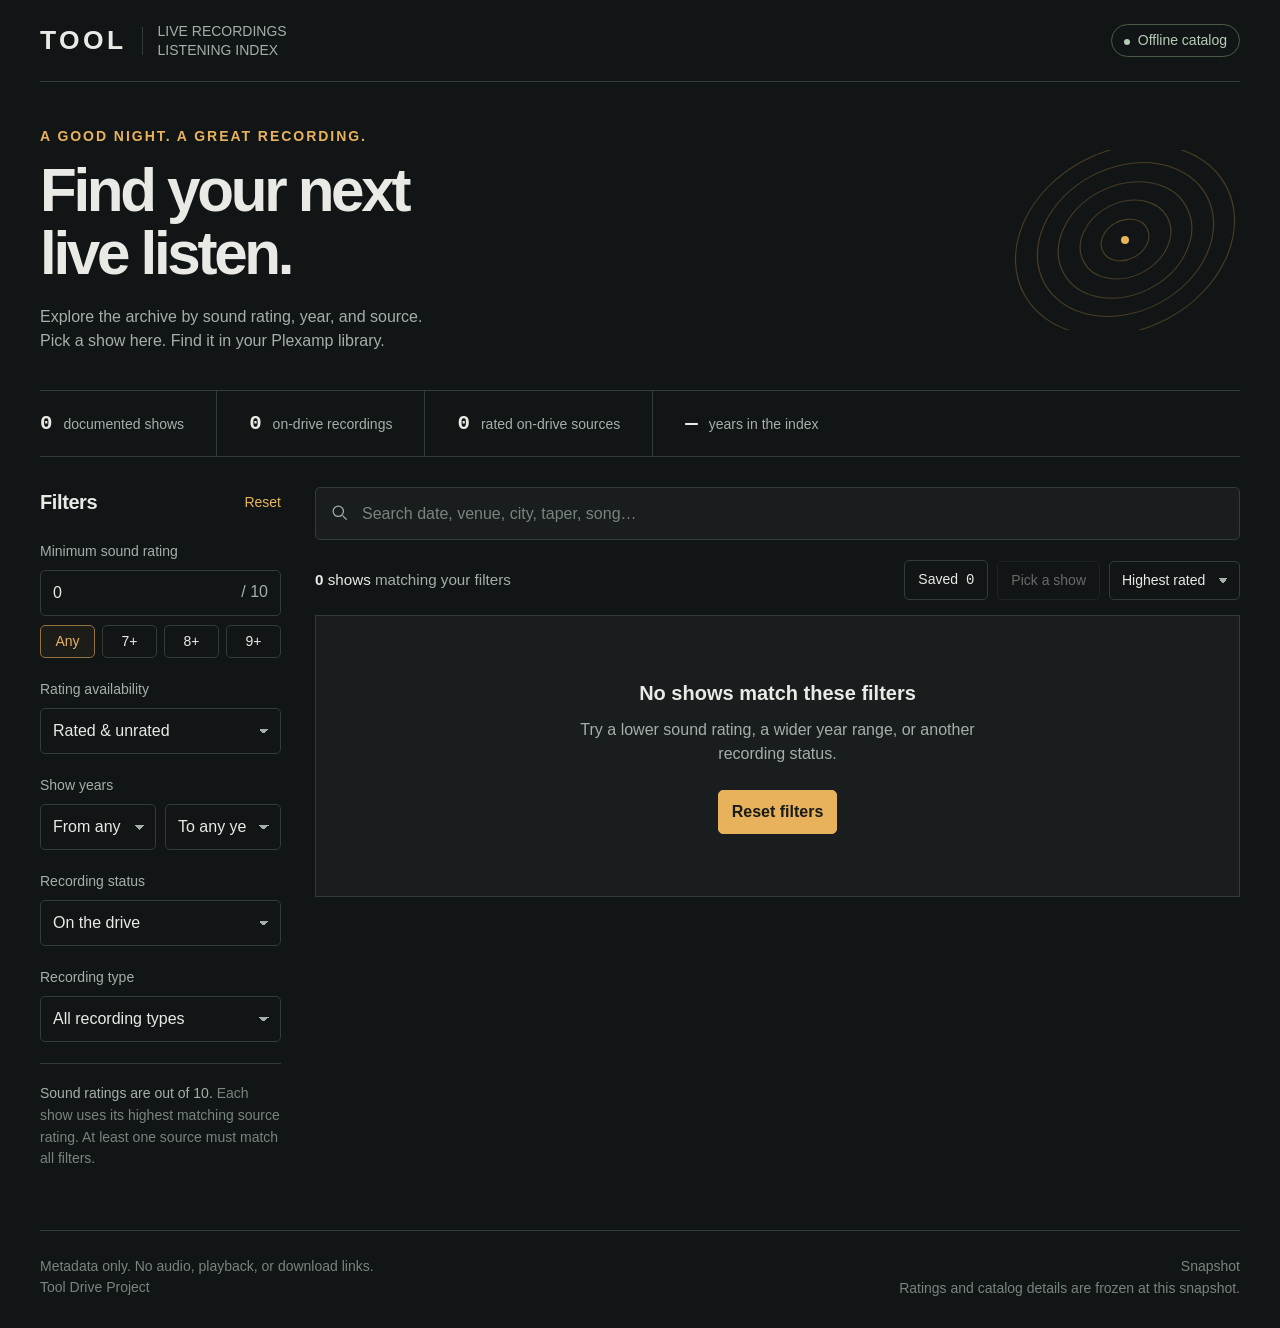
<file: app.template.html>
<!doctype html>
<html lang="en">
<head>
<meta charset="utf-8">
<meta name="viewport" content="width=device-width, initial-scale=1">
<meta name="color-scheme" content="dark">
<meta http-equiv="Content-Security-Policy" content="default-src 'none'; script-src 'unsafe-inline'; style-src 'unsafe-inline'; img-src data:; connect-src 'none'; media-src 'none'; object-src 'none'; frame-src 'none'; base-uri 'none'; form-action 'none'">
<meta name="description" content="An offline, metadata-only Tool show catalog. Filter recording sound ratings and find your next listen in Plexamp.">
<title>Tool · Offline listening index</title>
<style>
:root{color-scheme:dark;--bg:#121515;--panel:#191d1d;--raised:#222727;--line:#343c3b;--text:#e9eae5;--muted:#a5afaa;--faint:#78847e;--amber:#e8b25d;--ink:#191b17;--green:#b6ccb7;--radius:8px;font-family:Segoe UI,Arial,sans-serif;font-size:16px}*{box-sizing:border-box}[hidden]{display:none!important}body{margin:0;background:var(--bg);color:var(--text);line-height:1.5}button,input,select,textarea{font:inherit}button,select{cursor:pointer}button{color:inherit}button:disabled{opacity:.4;cursor:default}button:focus-visible,input:focus-visible,select:focus-visible,textarea:focus-visible,summary:focus-visible{outline:2px solid var(--amber);outline-offset:4px}button{border:1px solid var(--line);border-radius:5px;background:transparent;padding:9px 13px;transition:background .15s,border-color .15s}button:hover:not(:disabled){background:var(--raised);border-color:var(--faint)}input,select,textarea{color:var(--text);background:var(--bg);border:1px solid var(--line);border-radius:5px;padding:10px 12px;min-width:0}input::placeholder{color:var(--faint)}select{appearance:none;background-image:linear-gradient(45deg,transparent 50%,#a5afaa 50%),linear-gradient(135deg,#a5afaa 50%,transparent 50%);background-position:calc(100% - 16px) center,calc(100% - 11px) center;background-size:5px 5px;background-repeat:no-repeat;padding-right:33px}h1,h2,h3,p{margin:0}h1{font-size:clamp(2.6rem,4.7vw,4.5rem);line-height:1.04;letter-spacing:-.055em;font-weight:650}h2{font-size:1.25rem;letter-spacing:-.02em}small,.small{font-size:.875rem}.mono{font-family:Consolas,Lucida Console,monospace;font-variant-numeric:tabular-nums}.muted{color:var(--muted)}.eyebrow{font-size:.875rem;letter-spacing:.14em;text-transform:uppercase;font-weight:600;color:var(--amber)}.shell{max-width:1490px;padding:0 40px;margin:0 auto}.topbar{height:82px;border-bottom:1px solid var(--line);display:flex;align-items:center;justify-content:space-between;gap:20px}.brand{display:flex;align-items:center;gap:15px}.wordmark{font-size:1.65rem;letter-spacing:.13em;line-height:1;font-weight:800}.brand-rule{width:1px;height:28px;background:var(--line)}.brand-label{font-size:.875rem;line-height:1.35;color:var(--muted)}.offline{font-size:.875rem;border:1px solid #4b5b48;border-radius:30px;color:var(--green);padding:5px 12px;white-space:nowrap}.offline::before{content:'';display:inline-block;width:6px;height:6px;border-radius:50%;background:var(--green);margin-right:8px}.hero{display:flex;align-items:center;justify-content:space-between;gap:40px;padding:44px 0 37px}.hero .eyebrow{margin-bottom:13px}.hero-copy{max-width:680px}.hero-copy>p:last-child{margin-top:20px;color:var(--muted);max-width:570px}.hero-art{width:230px;height:180px;flex-shrink:0;position:relative;display:flex;align-items:center;justify-content:center;overflow:hidden}.orbit{height:180px;width:180px;position:absolute;border:1px solid #b58c4a55;border-radius:50%;transform:rotate(-28deg) scaleX(1.28)}.orbit:nth-child(2){width:145px;height:145px}.orbit:nth-child(3){width:110px;height:110px}.orbit:nth-child(4){width:75px;height:75px}.orbit:nth-child(5){width:40px;height:40px}.hero-art::after{content:'';position:absolute;width:8px;height:8px;border-radius:50%;background:var(--amber)}.catalog-stats{display:flex;flex-wrap:wrap;border-top:1px solid var(--line);border-bottom:1px solid var(--line);gap:0}.stat{display:flex;align-items:baseline;gap:11px;padding:17px 32px 17px 0;margin-right:32px;border-right:1px solid var(--line)}.stat:last-child{border-right:0;margin:0;padding-right:0}.stat strong{font-size:1.3rem;font-weight:550}.stat span{color:var(--muted);font-size:.875rem}.workspace{display:grid;grid-template-columns:241px minmax(0,1fr);gap:34px;margin-top:30px;align-items:start}.filters{padding-bottom:25px;position:sticky;top:22px}.filter-heading{display:flex;justify-content:space-between;align-items:center;margin-bottom:24px}.text-btn{padding:0;border:0;color:var(--amber);font-size:.875rem;border-radius:0}.text-btn:hover:not(:disabled){background:transparent;border-color:transparent;text-decoration:underline}.field{margin-bottom:21px}.field>label,.field-label{display:block;font-size:.875rem;color:var(--muted);margin-bottom:8px}.field input,.field select{width:100%}.year-row{display:grid;grid-template-columns:1fr 1fr;gap:9px}.year-row label{display:block;font-size:.875rem;color:var(--muted);margin-bottom:6px}.rating-input-wrap{position:relative}.rating-input-wrap input{padding-right:50px}.rating-input-wrap span{position:absolute;right:13px;top:10px;color:var(--muted)}.rating-chips{display:flex;gap:7px;margin-top:9px}.rating-chips button{flex:1;font-size:.875rem;padding:5px 2px}.rating-chips button.active{color:var(--amber);border-color:#94713e;background:#e8b25d0c}.filter-note{color:var(--faint);font-size:.875rem;line-height:1.55;border-top:1px solid var(--line);padding-top:19px}.filter-note strong{color:var(--muted);font-weight:500}.search-wrap{position:relative}.search-wrap svg{position:absolute;left:15px;top:16px;width:19px;height:19px;stroke:var(--muted);fill:none;stroke-width:1.6}.search-wrap input{width:100%;height:53px;padding-left:46px;padding-right:65px;background:var(--panel);font-size:1rem}.clear-search{position:absolute;right:8px;top:8px;padding:7px 10px;border:0;color:var(--muted)}.results-toolbar{display:flex;align-items:center;justify-content:space-between;gap:16px;margin:20px 0 15px}.result-count{font-size:.95rem}.toolbar-actions{display:flex;align-items:center;gap:9px}.toolbar-actions button,.toolbar-actions select{font-size:.875rem;padding-top:8px;padding-bottom:8px}.toolbar-actions button[aria-pressed=true]{color:var(--amber);border-color:#9d7b46;background:#e8b25d0b}.toolbar-actions button span{margin-left:4px}.list-head{display:grid;grid-template-columns:115px minmax(120px,1fr) 102px 74px;gap:18px;border-bottom:1px solid var(--line);padding:12px 17px;color:var(--faint);font-size:.8rem;letter-spacing:.1em;text-transform:uppercase}.list-head>:nth-child(3){text-align:right}.show-row{position:relative;background:var(--panel);border-bottom:1px solid var(--line);display:grid;grid-template-columns:115px minmax(120px,1fr) 102px 74px;gap:18px;padding:20px 17px;align-items:center}.show-row:hover{background:#1d2322}.date-cell{font-size:.96rem;letter-spacing:-.03em;color:#c6d0c8}.date-cell .year{display:block;color:var(--faint);font-size:.875rem;margin-top:5px;letter-spacing:0}.show-open{padding:0;text-align:left;border:0;background:none!important;width:100%;border-radius:0}.venue{font-size:1.075rem;font-weight:550;line-height:1.35;display:block;color:var(--text)}.location{display:block;color:var(--muted);font-size:.875rem;margin-top:4px}.source-summary{display:block;font-size:.875rem;margin-top:9px;color:var(--faint)}.source-summary .type{color:#c2c9bd;text-transform:capitalize}.sound{text-align:right}.sound-value{color:var(--amber);font-size:1.65rem;font-weight:500;line-height:1.2;letter-spacing:-.05em}.sound-value.unrated{color:var(--faint);font-size:1.25rem;letter-spacing:0}.sound-label{display:block;font-size:.8rem;color:var(--faint);margin-top:6px}.row-actions{display:flex;flex-direction:column;gap:7px;align-items:stretch}.save-btn{font-size:1.2rem;line-height:1;padding:9px 10px}.save-btn[aria-pressed=true]{color:var(--amber);background:#e8b25d09;border-color:#8c7046}.copy-quick{font-size:.8rem;color:var(--muted);padding:5px 4px;white-space:nowrap}.pager{display:flex;justify-content:space-between;align-items:center;gap:16px;padding:22px 0;color:var(--muted);font-size:.875rem}.pager-controls{display:flex;align-items:center;gap:15px}.pager button{font-size:.875rem}.empty{padding:62px 25px;text-align:center;border:1px solid var(--line);background:var(--panel)}.empty h3{font-weight:550;font-size:1.25rem}.empty p{margin:10px auto 24px;max-width:440px;color:var(--muted)}.primary{background:var(--amber);color:var(--ink);border-color:var(--amber);font-weight:600}.primary:hover:not(:disabled){background:#f0c27d;border-color:#f0c27d}.footer{display:flex;align-items:flex-start;justify-content:space-between;gap:30px;color:var(--faint);font-size:.875rem;border-top:1px solid var(--line);padding:25px 0 30px;margin-top:35px}.footer>p{max-width:610px}.footer>p:last-child{text-align:right}.mobile-filter-toggle{display:none}.toast{position:fixed;left:50%;bottom:27px;transform:translateX(-50%);z-index:10;background:#e9eae5;color:#1a201b;padding:13px 20px;border-radius:6px;box-shadow:0 8px 40px #0005;max-width:calc(100vw - 32px);font-size:.95rem}.toast[hidden]{display:none}dialog{width:min(860px,calc(100vw - 36px));max-height:calc(100dvh - 52px);padding:0;border:1px solid #515c54;border-radius:10px;background:var(--bg);color:var(--text);box-shadow:0 30px 120px #0009;overscroll-behavior:contain}dialog::backdrop{background:#080c0be0;backdrop-filter:blur(4px)}.dialog-top{display:flex;justify-content:space-between;align-items:center;gap:20px;padding:20px 27px;border-bottom:1px solid var(--line);position:sticky;top:0;background:var(--bg);z-index:1}.dialog-top .eyebrow{font-size:.8rem}.dialog-close{font-size:1.3rem;padding:2px 11px;color:var(--muted)}.dialog-content{padding:26px}.detail-date{font-size:1rem;color:var(--amber);margin-bottom:10px}.detail-title{font-size:clamp(1.7rem,4vw,2.4rem);letter-spacing:-.035em;line-height:1.15}.detail-location{margin-top:10px;color:var(--muted)}.detail-actions{display:flex;flex-wrap:wrap;gap:9px;margin-top:23px}.detail-actions button{font-size:.875rem}.detail-help{font-size:.875rem;color:var(--faint);margin:11px 0 28px}.section-head{display:flex;justify-content:space-between;align-items:baseline;gap:15px;margin:29px 0 12px}.section-head span{color:var(--faint);font-size:.875rem}.source-card{border:1px solid var(--line);border-radius:6px;margin-top:12px;padding:19px;background:var(--panel)}.source-card.unmatched{background:transparent}.source-top{display:flex;align-items:center;justify-content:space-between;gap:15px;margin-bottom:15px}.source-top-left{display:flex;gap:10px;align-items:center;flex-wrap:wrap}.version{font-size:1rem;font-weight:600}.tag{border:1px solid #48534a;color:var(--muted);font-size:.8rem;padding:2px 7px;border-radius:3px;white-space:nowrap}.tag.match{color:var(--green);border-color:#5c7059}.source-score{font-size:1.35rem;white-space:nowrap;color:var(--amber)}.source-score small{color:var(--faint);font-size:.875rem}.source-info{display:grid;grid-template-columns:1fr 1fr;gap:12px 26px;margin:0}.source-info div{min-width:0}.source-info dt{color:var(--faint);font-size:.8rem}.source-info dd{margin:3px 0 0;overflow-wrap:anywhere;font-size:.95rem}.source-info .wide{grid-column:1/-1}.lineage{color:var(--muted);white-space:pre-wrap}.setlist{padding:0;list-style:none;margin:0;border-top:1px solid var(--line)}.setlist li{display:flex;gap:15px;padding:10px 2px;border-bottom:1px solid var(--line);font-size:.95rem}.track-num{color:var(--faint);font-size:.875rem;min-width:23px;padding-top:1px}.known-songs{display:flex;flex-wrap:wrap;gap:8px}.known-songs span{font-size:.875rem;border:1px solid var(--line);border-radius:3px;padding:5px 9px;color:#c5cec6}.song-info{font-size:.875rem;color:var(--faint);margin-left:8px}.detail-bottom{color:var(--faint);font-size:.875rem;border-top:1px solid var(--line);padding-top:20px;margin-top:28px}.manual-copy{margin:20px 0;padding:15px;background:var(--raised);border-radius:5px}.manual-copy p{font-size:.875rem;margin-bottom:8px}.manual-copy input{width:100%}.visually-hidden{position:absolute;width:1px;height:1px;overflow:hidden;clip:rect(0,0,0,0);white-space:nowrap}
@media(min-width:1600px){.hero{padding-top:55px;padding-bottom:45px}}@media(max-width:1120px){.shell{padding:0 25px}.workspace{grid-template-columns:215px minmax(0,1fr);gap:23px}.show-row,.list-head{grid-template-columns:95px minmax(100px,1fr) 75px 61px;gap:12px;padding-left:13px;padding-right:13px}.toolbar-actions{flex-wrap:wrap;justify-content:flex-end}.results-toolbar{align-items:flex-start}.hero-art{width:190px}.stat{margin-right:22px;padding-right:22px}.source-summary{line-height:1.35}.source-summary .taper{display:block;margin-top:4px}}@media(max-width:800px){.shell{padding:0 20px}.hero{padding-top:31px;gap:22px}.hero-art{width:140px;height:145px;opacity:.7}.orbit{width:140px;height:140px}.orbit:nth-child(2){width:110px;height:110px}.orbit:nth-child(3){width:80px;height:80px}.orbit:nth-child(4){width:50px;height:50px}.orbit:nth-child(5){width:20px;height:20px}.hero-copy>p:last-child{font-size:.95rem}.workspace{display:block;margin-top:22px}.mobile-filter-toggle{display:block;width:100%;text-align:left;margin-bottom:15px;padding:12px 14px;color:var(--amber)}.mobile-filter-toggle::after{content:'+';float:right;font-size:1.15rem}.mobile-filter-toggle[aria-expanded=true]::after{content:'−'}.filters{display:none;position:static;background:var(--panel);padding:20px;border:1px solid var(--line);border-radius:5px;margin-bottom:20px}.filters.mobile-open{display:block}.filter-grid{display:grid;grid-template-columns:1fr 1fr;gap:0 24px}.filter-note{margin-top:2px}.filter-heading{margin-bottom:20px}.list-head{padding-top:11px}.stat{padding:14px 18px 14px 0;margin-right:18px}.stat strong{font-size:1.15rem}.stat span{font-size:.8rem}.footer{display:block}.footer>p:last-child{text-align:left;margin-top:12px}.topbar{height:71px}.brand-label{font-size:.8rem}.source-summary .taper{display:inline;margin-left:6px}.toolbar-actions{flex-wrap:nowrap}.results-toolbar{align-items:center}.source-summary .type{display:inline}.show-row,.list-head{grid-template-columns:100px minmax(140px,1fr) 85px 65px}}@media(max-width:560px){.shell{padding:0 16px}.brand{gap:10px}.brand-label{font-size:.75rem}.wordmark{font-size:1.4rem}.offline{font-size:.75rem;padding:4px 9px}.hero-art{display:none}.hero{padding-bottom:26px}.hero .eyebrow{font-size:.8rem}.hero h1{font-size:2.8rem}.hero-copy>p:last-child{margin-top:17px}.catalog-stats{justify-content:space-between}.stat{border:0;display:block;margin:0;padding-right:0}.stat span{display:block;margin-top:2px}.stat strong{font-size:1.1rem}.results-toolbar{flex-wrap:wrap;gap:12px}.result-count{width:100%;font-size:.875rem}.toolbar-actions{width:100%;justify-content:space-between;gap:7px}.toolbar-actions button,.toolbar-actions select{font-size:.8rem;padding:8px}.toolbar-actions select{padding-right:27px;background-position:right 9px center}.list-head{grid-template-columns:1fr 65px 44px;padding:10px 12px;gap:10px}.list-head>:first-child{display:none}.show-row{grid-template-columns:minmax(0,1fr) 65px 44px;gap:10px;padding:17px 12px}.date-cell{grid-column:1/-1;font-size:.875rem;display:flex;align-items:center;gap:8px;margin-bottom:-4px;color:var(--amber)}.date-cell .year{display:inline;margin-top:0;font-size:.8rem;color:var(--faint)}.show-cell{grid-column:1}.venue{font-size:1rem}.source-summary{font-size:.8rem;margin-top:7px}.source-summary .taper{display:block;margin-left:0}.sound-value{font-size:1.45rem}.sound-label{font-size:.75rem}.row-actions{gap:6px}.save-btn{padding:8px 4px}.copy-quick{font-size:.7rem;padding:5px 0}.filter-grid{display:block}.source-info{grid-template-columns:1fr}.source-info .wide{grid-column:auto}.dialog-content{padding:21px 18px}.dialog-top{padding:15px 18px}.source-card{padding:15px}.source-top{align-items:flex-start}.source-top-left{gap:6px}.source-score{font-size:1.15rem}.tag{font-size:.75rem}.section-head{align-items:flex-start}.section-head span{text-align:right}.pager{flex-wrap:wrap}.pager-controls{gap:10px}.detail-title{font-size:1.8rem}.footer{margin-top:20px}.search-wrap input{font-size:.95rem}}@media(prefers-reduced-motion:reduce){*{scroll-behavior:auto!important;transition:none!important}}
</style>
</head>
<body>
<div class="shell">
<header class="topbar"><div class="brand"><span class="wordmark">TOOL</span><span class="brand-rule"></span><span class="brand-label">LIVE RECORDINGS<br>LISTENING INDEX</span></div><span class="offline">Offline catalog</span></header>
<main>
<section class="hero"><div class="hero-copy"><p class="eyebrow">A good night. A great recording.</p><h1>Find your next<br>live listen.</h1><p>Explore the archive by sound rating, year, and source.<br>Pick a show here. Find it in your Plexamp library.</p></div><div class="hero-art" aria-hidden="true"><i class="orbit"></i><i class="orbit"></i><i class="orbit"></i><i class="orbit"></i><i class="orbit"></i></div></section>
<div class="catalog-stats" aria-label="Catalog summary"><div class="stat"><strong id="total-shows" class="mono">—</strong><span>documented shows</span></div><div class="stat"><strong id="total-sources" class="mono">—</strong><span>on-drive recordings</span></div><div class="stat"><strong id="rated-sources" class="mono">—</strong><span>rated on-drive sources</span></div><div class="stat"><strong id="year-span" class="mono">—</strong><span>years in the index</span></div></div>
<div class="workspace"><div><button id="mobile-filter-toggle" class="mobile-filter-toggle" aria-expanded="false" aria-controls="filters">Filter the archive</button><aside class="filters" id="filters" aria-label="Filter shows"><div class="filter-heading"><h2>Filters</h2><button id="reset-filters" class="text-btn">Reset</button></div><div class="filter-grid">
<div class="field"><label for="minimum-rating">Minimum sound rating</label><div class="rating-input-wrap"><input id="minimum-rating" type="number" min="0" max="10" step="0.5" value="0"><span>/ 10</span></div><div class="rating-chips" aria-label="Quick minimum ratings"><button type="button" data-min="0" class="active">Any</button><button type="button" data-min="7">7+</button><button type="button" data-min="8">8+</button><button type="button" data-min="9">9+</button></div></div>
<div class="field"><label for="rating-mode">Rating availability</label><select id="rating-mode"><option value="any">Rated &amp; unrated</option><option value="rated">Rated only</option><option value="unrated">Unrated only</option></select></div>
<div class="field"><span class="field-label">Show years</span><div class="year-row"><div><label class="visually-hidden" for="year-from">From year</label><select id="year-from"></select></div><div><label class="visually-hidden" for="year-to">Through year</label><select id="year-to"></select></div></div></div>
<div class="field"><label for="source-status">Recording status</label><select id="source-status"><option value="OTD">On the drive</option><option value="all">All statuses</option><option value="Confirmed">Confirmed</option><option value="Unconfirmed">Unconfirmed</option><option value="Unknown">No known recording</option></select></div>
<div class="field"><label for="recording-type">Recording type</label><select id="recording-type"><option value="all">All recording types</option></select></div></div><p class="filter-note"><strong>Sound ratings are out of 10.</strong> Each show uses its highest matching source rating. At least one source must match all filters.</p></aside></div>
<section class="results" aria-label="Show results"><div class="search-wrap"><svg viewBox="0 0 24 24" aria-hidden="true"><circle cx="10.5" cy="10.5" r="6.5"></circle><path d="m16 16 5 5"></path></svg><label class="visually-hidden" for="search">Search date, venue, city, taper, or song</label><input id="search" type="search" placeholder="Search date, venue, city, taper, song…" autocomplete="off"><button id="clear-search" class="clear-search" aria-label="Clear search" hidden>✕</button></div>
<div class="results-toolbar"><p id="result-count" class="result-count" role="status" aria-live="polite"></p><div class="toolbar-actions"><button id="saved-only" aria-pressed="false">Saved <span id="saved-count" class="mono">0</span></button><button id="random-show">Pick a show</button><label class="visually-hidden" for="sort">Sort shows</label><select id="sort"><option value="rating">Highest rated</option><option value="newest">Newest first</option><option value="oldest">Oldest first</option><option value="venue">Venue A–Z</option></select></div></div>
<div id="list-head" class="list-head" aria-hidden="true"><span>Show date</span><span>Venue / source</span><span>Sound</span><span></span></div><div id="show-list"></div><div id="pagination" class="pager"></div>
</section></div>
</main>
<footer class="footer"><p>Metadata only. No audio, playback, or download links.<br><span id="source-credit"></span></p><p>Snapshot <span id="snapshot-date" class="mono"></span><br>Ratings and catalog details are frozen at this snapshot.</p></footer>
</div>
<dialog id="show-dialog" aria-labelledby="detail-title"><div class="dialog-top"><span class="eyebrow">Recording notes</span><button class="dialog-close" id="close-dialog" aria-label="Close show details">×</button></div><div class="dialog-content" id="dialog-content"></div></dialog>
<div id="toast" class="toast" role="status" aria-live="polite" hidden></div>
<script>/*__CATALOG_DATA__*/</script>
<script>
'use strict';
(function(){
const catalog = window.CATALOG || {shows:[],snapshotDate:'',source:'Tool Drive Project'};
const shows = catalog.shows;
const $ = id => document.getElementById(id);
const formatCount = n => n.toLocaleString('en-US');
const escapeHtml = value => String(value ?? '').replace(/[&<>"']/g,c=>({'&':'&amp;','<':'&lt;','>':'&gt;','"':'&quot;',"'":'&#39;'}[c]));
const normalize = value => String(value || '').replace(/[æÆ]/g,'ae').replace(/[œŒ]/g,'oe').normalize('NFD').replace(/[\u0300-\u036f]/g,'').toLowerCase();
const soundRating = source => {const n=Number(source.rating);return Number.isFinite(n)&&n>0&&n<=10?n:null;};
const useful = value => value != null && String(value).trim() && !['unknown','—','-'].includes(String(value).toLowerCase().trim());
const display = value => useful(value)?String(value):'Not documented';
const location = show => [show.city,show.state,show.country].filter(useful).join(', ') || 'Location not documented';
const isoDate = value => /^\d{4}-\d{2}-\d{2}$/.test(String(value)) ? String(value) : String(value || 'Date unknown');
const dateLabel = value => {const parts=String(value).split('-');if(parts.length!==3)return String(value);const months=['Jan','Feb','Mar','Apr','May','Jun','Jul','Aug','Sep','Oct','Nov','Dec'];return `${months[+parts[1]-1] || parts[1]} ${+parts[2]}, ${parts[0]}`;};
const statusLabel = status => ({OTD:'On the drive',Unknown:'No known recording'}[status] || status || 'Unknown');
const sourceList = show => Array.isArray(show.sources)&&show.sources.length?show.sources:[{id:'unknown-'+show.id,status:'Unknown',rating:null,recordingType:'unknown',version:'—'}];
const PAGE_SIZE=40;
let saved = new Set(),storageAvailable=true,toastTimer,page=1,filtered=[],savedOnly=false,currentShowId=null,lastOpener=null;
const knownIds=new Set(shows.map(s=>String(s.id)));
try{const value=JSON.parse(localStorage.getItem('tool-offline-saved-v1') || '[]');if(Array.isArray(value))saved=new Set(value.map(String).filter(id=>knownIds.has(id)));}catch(error){storageAvailable=false;}
for(const show of shows){show._search=normalize([show.date,String(show.date).replace(/-/g,'/'),show.venue,show.city,show.state,show.country,show.festival,show.tour,...(show.songs||[]),...(show.setlist||[]).map(s=>typeof s==='string'?s:s.title)].join(' '));for(const src of sourceList(show))src._search=normalize([src.taper,src.gear,src.lineage,src.version,src.recordingType].join(' '));}
const years=[...new Set(shows.map(s=>String(s.date).slice(0,4)).filter(y=>/^\d{4}$/.test(y)))].sort();
$('year-from').innerHTML='<option value="">From any year</option>'+years.map(y=>`<option value="${y}">${y}</option>`).join('');
$('year-to').innerHTML='<option value="">To any year</option>'+years.map(y=>`<option value="${y}">${y}</option>`).join('');
const types=[...new Set(shows.flatMap(s=>sourceList(s).map(src=>src.recordingType||'unknown')))].sort((a,b)=>a==='unknown'?1:b==='unknown'?-1:a.localeCompare(b));
$('recording-type').innerHTML = '<option value="all">All recording types</option>'+types.map(type=>`<option value="${escapeHtml(type)}">${escapeHtml(type.charAt(0).toUpperCase()+type.slice(1))}</option>`).join('');
const onDriveSources=shows.flatMap(sourceList).filter(s=>s.status==='OTD');
$('total-shows').textContent=formatCount(shows.length);$('total-sources').textContent=formatCount(onDriveSources.length);$('rated-sources').textContent=formatCount(onDriveSources.filter(s=>soundRating(s)!==null).length);$('year-span').textContent=years.length?`${years[0]}–${years[years.length-1]}`:'—';$('snapshot-date').textContent=catalog.snapshotDate;$('source-credit').textContent=catalog.source;
function readFilters(){return {tokens:normalize($('search').value.trim()).split(/\s+/).filter(Boolean),min:Math.max(0,Math.min(10,Number($('minimum-rating').value)||0)),mode:$('rating-mode').value,from:$('year-from').value,to:$('year-to').value,status:$('source-status').value,type:$('recording-type').value};}
function sourceMatches(show,source,f){const rating=soundRating(source);if(f.status!=='all'&&source.status!==f.status)return false;if(f.type!=='all'&&source.recordingType!==f.type)return false;if(f.mode==='rated'&&rating===null)return false;if(f.mode==='unrated'&&rating!==null)return false;if(f.min>0&&(rating===null||rating<f.min))return false;const text=show._search+' '+(source._search||normalize([source.taper,source.gear,source.lineage,source.version,source.recordingType].join(' ')));return f.tokens.every(token=>text.includes(token));}
function getMatches(f){if(f.from&&f.to&&f.from>f.to)return[];const rows=[];for(const show of shows){const year=String(show.date).slice(0,4);if(f.from&&year<f.from||f.to&&year>f.to||savedOnly&&!saved.has(String(show.id)))continue;const sources=sourceList(show).filter(src=>sourceMatches(show,src,f));if(!sources.length)continue;const ranked=[...sources].sort((a,b)=>(soundRating(b)||-1)-(soundRating(a)||-1));rows.push({show,sources,best:ranked[0],rating:soundRating(ranked[0])});}const sort=$('sort').value;rows.sort((a,b)=>{if(sort==='newest')return b.show.date.localeCompare(a.show.date)||a.show.id-b.show.id;if(sort==='oldest')return a.show.date.localeCompare(b.show.date)||a.show.id-b.show.id;if(sort==='venue')return a.show.venue.localeCompare(b.show.venue)||b.show.date.localeCompare(a.show.date);return (b.rating??-1)-(a.rating??-1)||b.show.date.localeCompare(a.show.date)||a.show.id-b.show.id;});return rows;}
function saveButton(show,detail=false){const isSaved=saved.has(String(show.id));return `<button ${detail?'class="detail-save"':'class="save-btn"'} data-save="${show.id}" aria-pressed="${isSaved}" aria-label="${isSaved?'Remove from saved shows':'Save show'}${detail?'':': '+escapeHtml(show.date+' '+show.venue)}">${detail?(isSaved?'Saved show':'Save show'):(isSaved?'★':'☆')}</button>`;}
function rowHtml(row){const s=row.show,b=row.best,total=sourceList(s).filter(src=>src.status!=='Unknown').length;const taper=useful(b.taper)?`<span class="taper">${escapeHtml(b.taper)}</span>`:'';const sourceCount=total===0?'No known recording':`${row.sources.filter(src=>src.status!=='Unknown').length}${row.sources.length!==total&&total?' of '+total:''} source${(row.sources.length!==total&&total?total:row.sources.filter(src=>src.status!=='Unknown').length)===1?'':'s'}`;return `<article class="show-row"><div class="date-cell mono">${escapeHtml(s.date)}<span class="year">${escapeHtml(statusLabel(b.status))}</span></div><div class="show-cell"><button class="show-open" data-open="${s.id}" aria-label="Show details: ${escapeHtml(s.date+' '+s.venue)}"><span class="venue">${escapeHtml(s.venue||'Venue not documented')}</span><span class="location">${escapeHtml(location(s))}</span><span class="source-summary"><span class="type">${escapeHtml(useful(b.recordingType)?b.recordingType:'Unknown type')}</span> · ${sourceCount}${taper}</span></button></div><div class="sound"><span class="sound-value mono${row.rating===null?' unrated':''}">${row.rating===null?'—':row.rating.toFixed(1)}</span><span class="sound-label">${row.rating===null?'unrated':'out of 10'}</span></div><div class="row-actions">${saveButton(s)}<button class="copy-quick" data-copy-date="${s.id}" aria-label="Copy date ${escapeHtml(s.date)}">Copy date</button></div></article>`;}
function render(resetPage=true){if(resetPage)page=1;const f=readFilters();filtered=getMatches(f);const pages=Math.max(1,Math.ceil(filtered.length/PAGE_SIZE));page=Math.max(1,Math.min(page,pages));$('clear-search').hidden=!$('search').value;$('saved-count').textContent=saved.size;$('saved-only').setAttribute('aria-pressed',String(savedOnly));$('random-show').disabled=!filtered.length;$('result-count').innerHTML=`<strong>${formatCount(filtered.length)}</strong> ${savedOnly?'saved ':''}show${filtered.length===1?'':'s'} <span class="muted">matching your filters</span>`;document.querySelectorAll('[data-min]').forEach(btn=>btn.classList.toggle('active',Number(btn.dataset.min)===f.min));$('list-head').hidden=!filtered.length;
if(filtered.length){$('show-list').innerHTML=filtered.slice((page-1)*PAGE_SIZE,page*PAGE_SIZE).map(rowHtml).join('');$('pagination').innerHTML=`<span>${formatCount((page-1)*PAGE_SIZE+1)}–${formatCount(Math.min(page*PAGE_SIZE,filtered.length))} of ${formatCount(filtered.length)} shows</span><div class="pager-controls"><button id="previous-page" ${page===1?'disabled':''}>Previous</button><span class="mono">${page} / ${pages}</span><button id="next-page" ${page===pages?'disabled':''}>Next</button></div>`;}else{let title='No shows match these filters',message='Try a lower sound rating, a wider year range, or another recording status.';if(f.from&&f.to&&f.from>f.to){message='The starting year is later than the ending year. Choose a valid year range.';}else if(savedOnly&&!saved.size){title='Your listening shortlist starts here';message='Save shows with the star beside a recording. You can return to them here.';}$('show-list').innerHTML=`<div class="empty"><h3>${title}</h3><p>${message}</p><button class="primary" id="empty-reset">${savedOnly?'Browse all shows':'Reset filters'}</button></div>`;$('pagination').innerHTML='';}}
function reset(){for(const [id,value]of Object.entries({'minimum-rating':'0','rating-mode':'any','year-from':'','year-to':'','source-status':'OTD','recording-type':'all','search':'','sort':'rating'}))$(id).value=value;$('minimum-rating').disabled=false;savedOnly=false;render();}
function toast(message){clearTimeout(toastTimer);$('toast').textContent=message;$('toast').hidden=false;toastTimer=setTimeout(()=>$('toast').hidden=true,3300);}
function toggleSaved(id){id=String(id);if(saved.has(id))saved.delete(id);else saved.add(id);try{localStorage.setItem('tool-offline-saved-v1',JSON.stringify([...saved]));}catch(error){storageAvailable=false;}render(false);if(currentShowId!==null){renderDetail(currentShowId);document.querySelector('.detail-save')?.focus();}toast(storageAvailable?(saved.has(id)?'Added to saved shows':'Removed from saved shows'):'Saved list updated for this session. Browser storage is unavailable.');}
async function copyText(text){let copied=false;try{if(navigator.clipboard&&window.isSecureContext){await navigator.clipboard.writeText(text);copied=true;}}catch(error){}if(!copied){const area=document.createElement('textarea');area.value=text;area.setAttribute('readonly','');area.style.cssText='position:fixed;left:0;top:0;width:1px;height:1px;opacity:0';document.body.appendChild(area);area.select();try{copied=document.execCommand('copy');}catch(error){}area.remove();}if(copied){toast('Copied. Paste into Plexamp search.');return;}let box=$('manual-copy');if(!box){box=document.createElement('div');box.id='manual-copy';box.className='manual-copy';box.innerHTML='<p>Copy this text, then paste it into Plexamp search:</p><input id="manual-copy-value" readonly aria-label="Text to copy">';if($('show-dialog').open)$('dialog-content').prepend(box);else $('show-list').prepend(box);}const field=$('manual-copy-value');field.value=text;field.focus();field.select();toast('Select and copy the search text manually.');}
function sourceHtml(show,src,f){const matches=sourceMatches(show,src,f),rating=soundRating(src);return `<article class="source-card${matches?'':' unmatched'}"><div class="source-top"><div class="source-top-left"><span class="version mono">${escapeHtml(src.version||'Source')}</span><span class="tag">${escapeHtml(statusLabel(src.status))}</span><span class="tag${matches?' match':''}">${matches?'Matches filters':'Outside filters'}</span></div><span class="source-score mono">${rating===null?'Unrated':rating.toFixed(1)+' <small>/ 10</small>'}</span></div><dl class="source-info"><div><dt>Taper</dt><dd>${escapeHtml(display(src.taper))}</dd></div><div><dt>Recording type / length</dt><dd>${escapeHtml(display(src.recordingType))} · ${escapeHtml(useful(src.length)?src.length:'Length unknown')}</dd></div><div class="wide"><dt>Recording gear</dt><dd>${escapeHtml(display(src.gear))}</dd></div><div><dt>Generation</dt><dd>${escapeHtml(display(src.generation))}</dd></div><div><dt>File format</dt><dd>${escapeHtml([src.codec,src.lossless].filter(useful).join(' · ')||'Not documented')}</dd></div>${useful(src.lineage)?`<div class="wide"><dt>Lineage</dt><dd class="lineage">${escapeHtml(src.lineage)}</dd></div>`:''}<div class="wide"><dt>Source ID</dt><dd class="mono">${escapeHtml(src.id)}</dd></div></dl></article>`;}
function renderDetail(id){const show=shows.find(s=>String(s.id)===String(id));if(!show)return;const f=readFilters();const sources=[...sourceList(show)].sort((a,b)=>Number(sourceMatches(show,b,f))-Number(sourceMatches(show,a,f))||(soundRating(b)||-1)-(soundRating(a)||-1));const setlist=Array.isArray(show.setlist)?show.setlist:[];const songs=Array.isArray(show.songs)?show.songs:[];const songMarkup=setlist.length?`<div class="section-head"><h2>Setlist</h2><span>Documented performance order</span></div><ol class="setlist">${setlist.map((song,i)=>{const title=typeof song==='string'?song:song.title;return `<li><span class="track-num mono">${String(i+1).padStart(2,'0')}</span><span>${escapeHtml(title)}${song.info?`<span class="song-info">${escapeHtml(song.info)}</span>`:''}</span></li>`;}).join('')}</ol>${show.setlistOmitted?`<p class="small muted" style="margin-top:12px">${show.setlistOmitted} uncatalogued item${show.setlistOmitted===1?' was':'s were'} omitted from this setlist.</p>`:''}`:songs.length?`<div class="section-head"><h2>Known songs</h2><span>Performance order unavailable</span></div><div class="known-songs">${songs.map(song=>`<span>${escapeHtml(song)}</span>`).join('')}</div>`:'<div class="section-head"><h2>Setlist</h2></div><p class="muted small">No setlist is documented in this snapshot.</p>';
$('dialog-content').innerHTML=`<p class="detail-date mono">${escapeHtml(show.date)} · ${escapeHtml(dateLabel(show.date))}</p><h2 class="detail-title" id="detail-title">${escapeHtml(show.venue||'Venue not documented')}</h2><p class="detail-location">${escapeHtml(location(show))}${useful(show.festival)?' · '+escapeHtml(show.festival):''}${useful(show.tour)?'<br>'+escapeHtml(show.tour):''}</p><div class="detail-actions"><button class="primary" data-copy-date="${show.id}">Copy date for Plexamp</button><button data-copy-search="${show.id}">Copy “Tool ${escapeHtml(show.date)}”</button>${saveButton(show,true)}</div><p class="detail-help">Paste the date into Plexamp to find your own copy. Try the venue if your library uses a different date format.</p><div class="section-head"><h2>Recording sources</h2><span>Sound rating, not performance rating</span></div>${sources.map(src=>sourceHtml(show,src,f)).join('')}${songMarkup}<p class="detail-bottom">${escapeHtml(catalog.source)} · snapshot ${escapeHtml(catalog.snapshotDate)}<br>This catalog contains metadata only. Your saved shows stay in this browser.</p>`;}
function openShow(id,opener){currentShowId=id;lastOpener=opener||document.activeElement;renderDetail(id);$('show-dialog').showModal();$('close-dialog').focus();}
function closeShow(){if($('show-dialog').open)$('show-dialog').close();}
document.addEventListener('click',event=>{const button=event.target.closest('button');if(!button)return;if(button.hasAttribute('data-open'))openShow(button.dataset.open,button);else if(button.hasAttribute('data-save'))toggleSaved(button.dataset.save);else if(button.hasAttribute('data-copy-date')){const show=shows.find(s=>String(s.id)===button.dataset.copyDate);if(show)copyText(isoDate(show.date));}else if(button.hasAttribute('data-copy-search')){const show=shows.find(s=>String(s.id)===button.dataset.copySearch);if(show)copyText('Tool '+isoDate(show.date));}else if(button.hasAttribute('data-min')){$('minimum-rating').disabled=false;$('minimum-rating').value=button.dataset.min;if($('rating-mode').value==='unrated')$('rating-mode').value='any';render();}else if(button.id==='previous-page'||button.id==='next-page'){page+=button.id==='previous-page'?-1:1;render(false);$('search').scrollIntoView({block:'start',behavior:'instant'});}else if(button.id==='empty-reset'){reset();}});
for(const id of ['search','minimum-rating'])$(id).addEventListener('input',()=>render());
for(const id of ['rating-mode','year-from','year-to','source-status','recording-type','sort'])$(id).addEventListener('change',()=>{if(id==='rating-mode'){$('minimum-rating').disabled=$('rating-mode').value==='unrated';if($('minimum-rating').disabled)$('minimum-rating').value='0';}render();});
$('clear-search').addEventListener('click',()=>{$('search').value='';render();$('search').focus();});$('reset-filters').addEventListener('click',reset);$('saved-only').addEventListener('click',()=>{savedOnly=!savedOnly;render();});$('random-show').addEventListener('click',()=>{if(filtered.length)openShow(filtered[Math.floor(Math.random()*filtered.length)].show.id,$('random-show'));});$('close-dialog').addEventListener('click',closeShow);$('show-dialog').addEventListener('close',()=>{currentShowId=null;if(lastOpener?.isConnected)lastOpener.focus();});$('show-dialog').addEventListener('click',event=>{if(event.target===$('show-dialog')){const rect=$('show-dialog').getBoundingClientRect();if(event.clientX<rect.left||event.clientX>rect.right||event.clientY<rect.top||event.clientY>rect.bottom)closeShow();}});$('mobile-filter-toggle').addEventListener('click',()=>{const open=$('mobile-filter-toggle').getAttribute('aria-expanded')!=='true';$('mobile-filter-toggle').setAttribute('aria-expanded',String(open));$('filters').classList.toggle('mobile-open',open);});
render();
})();
</script>
</body>
</html>
</file>
